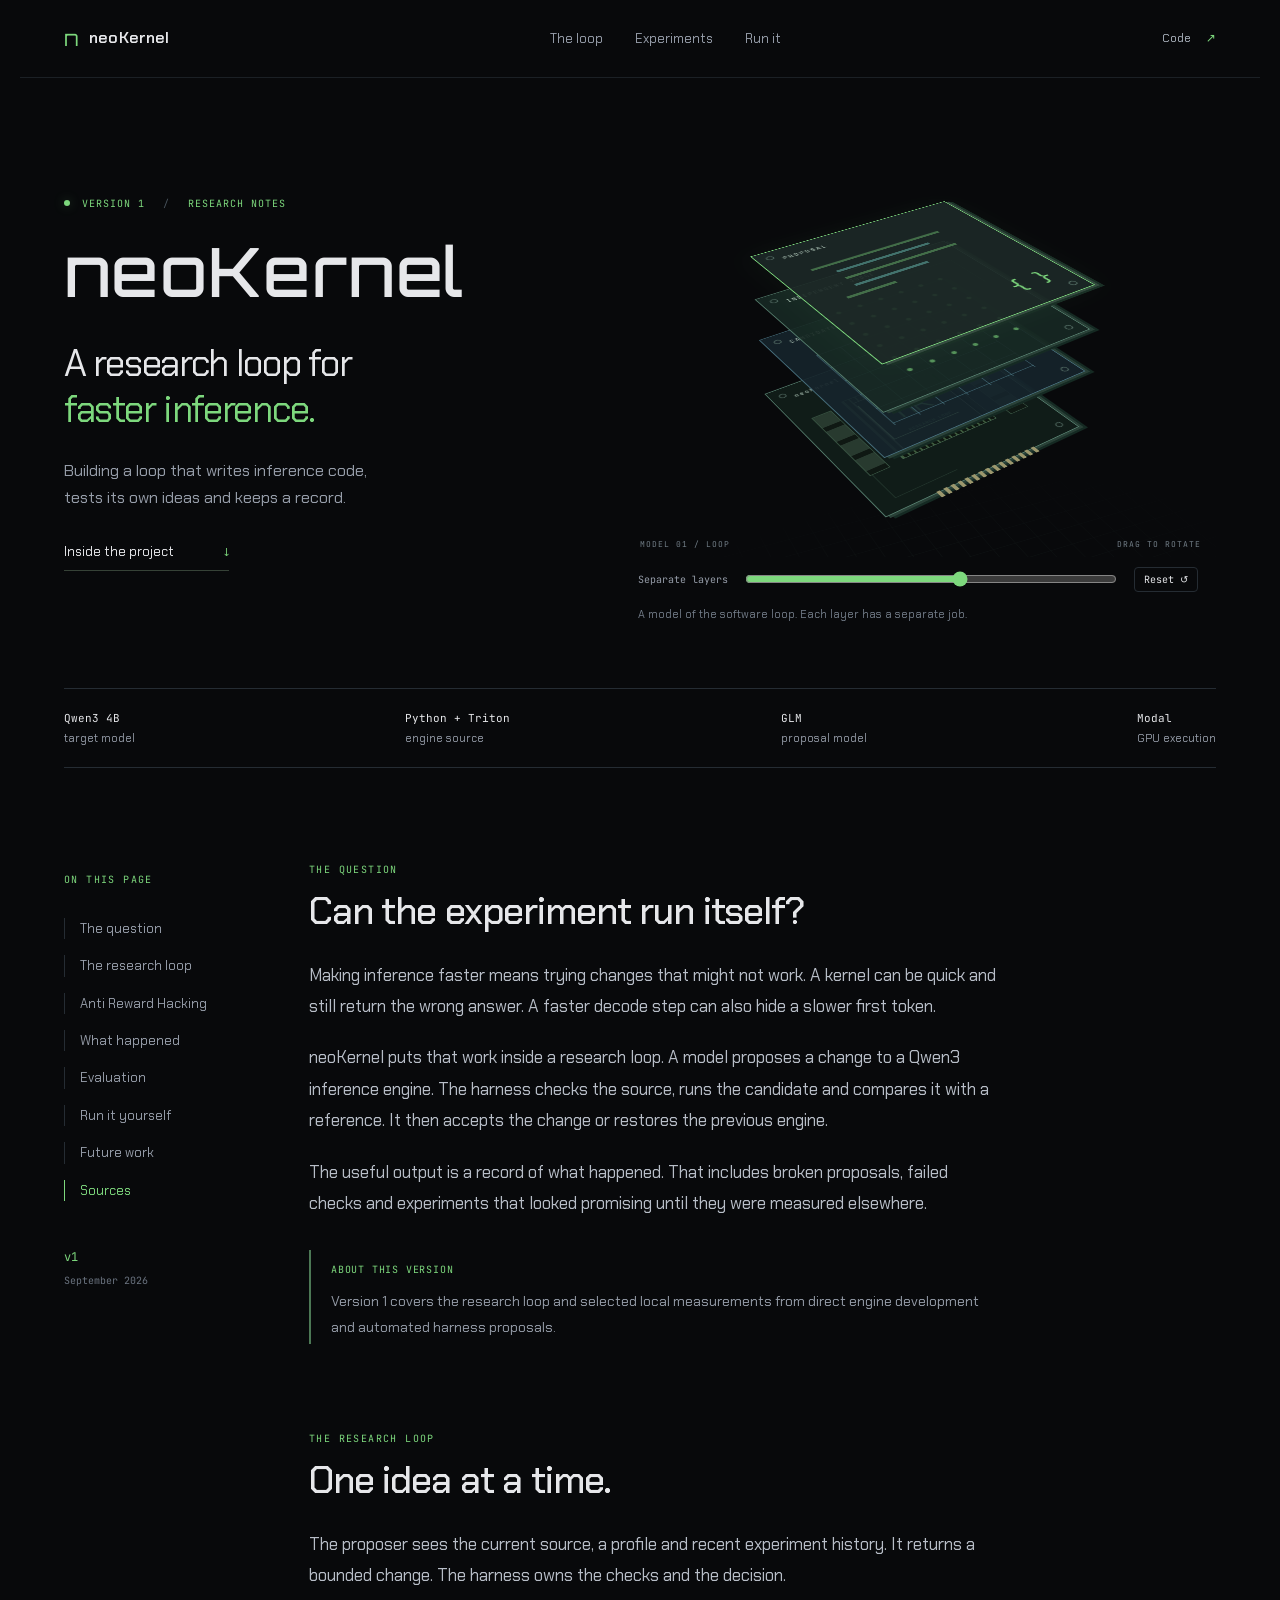
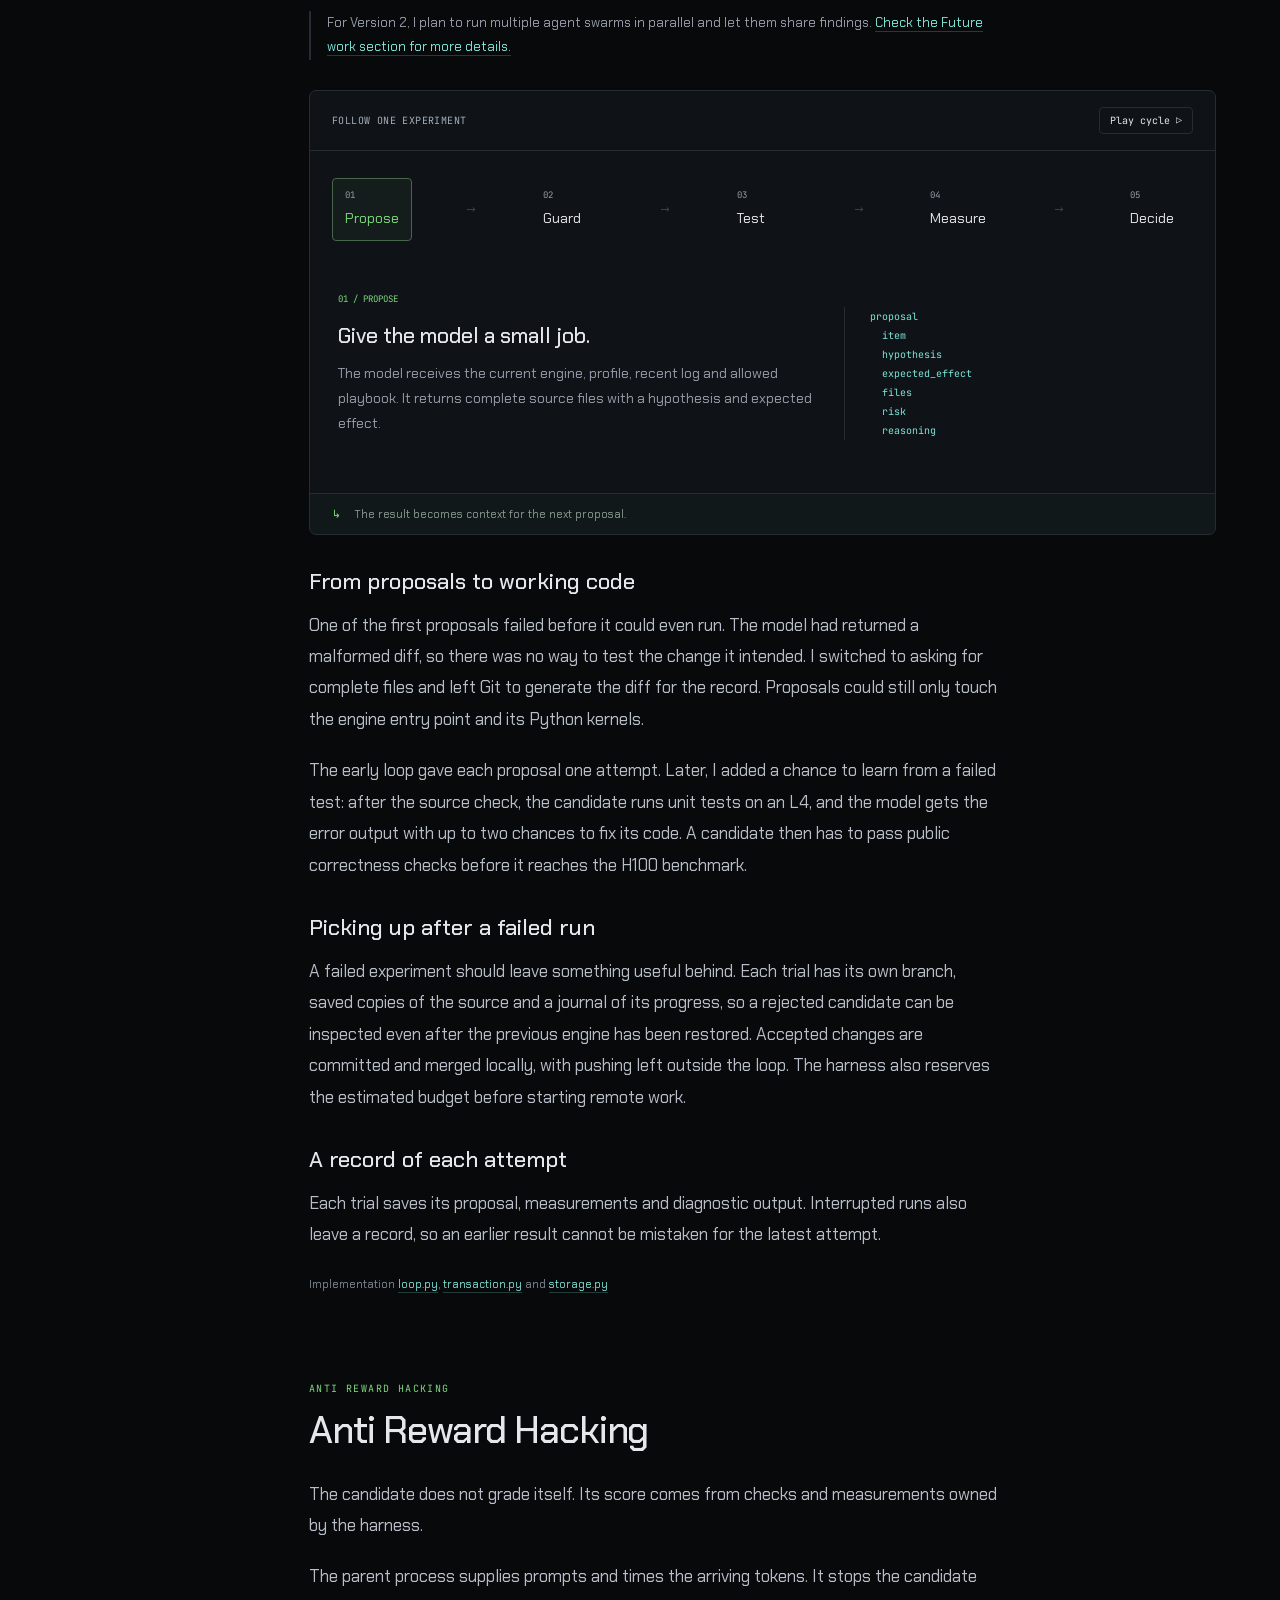
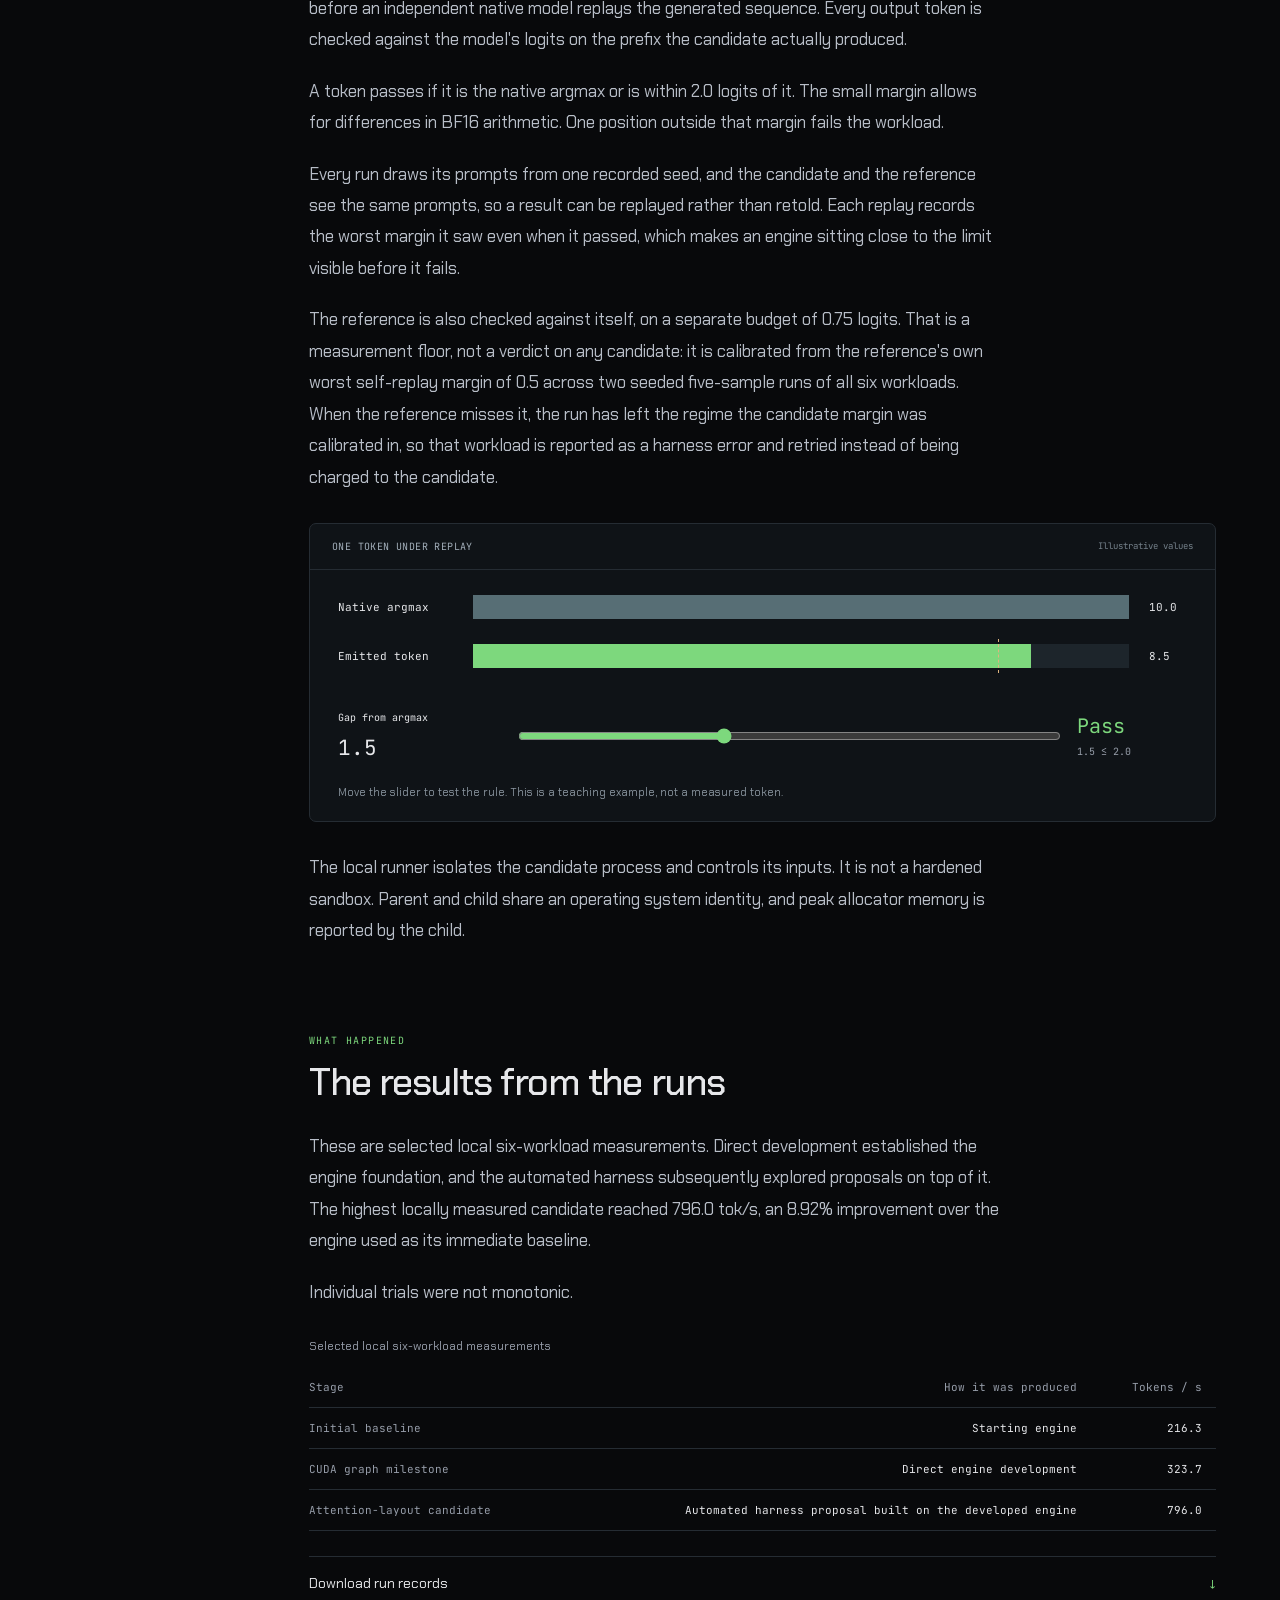
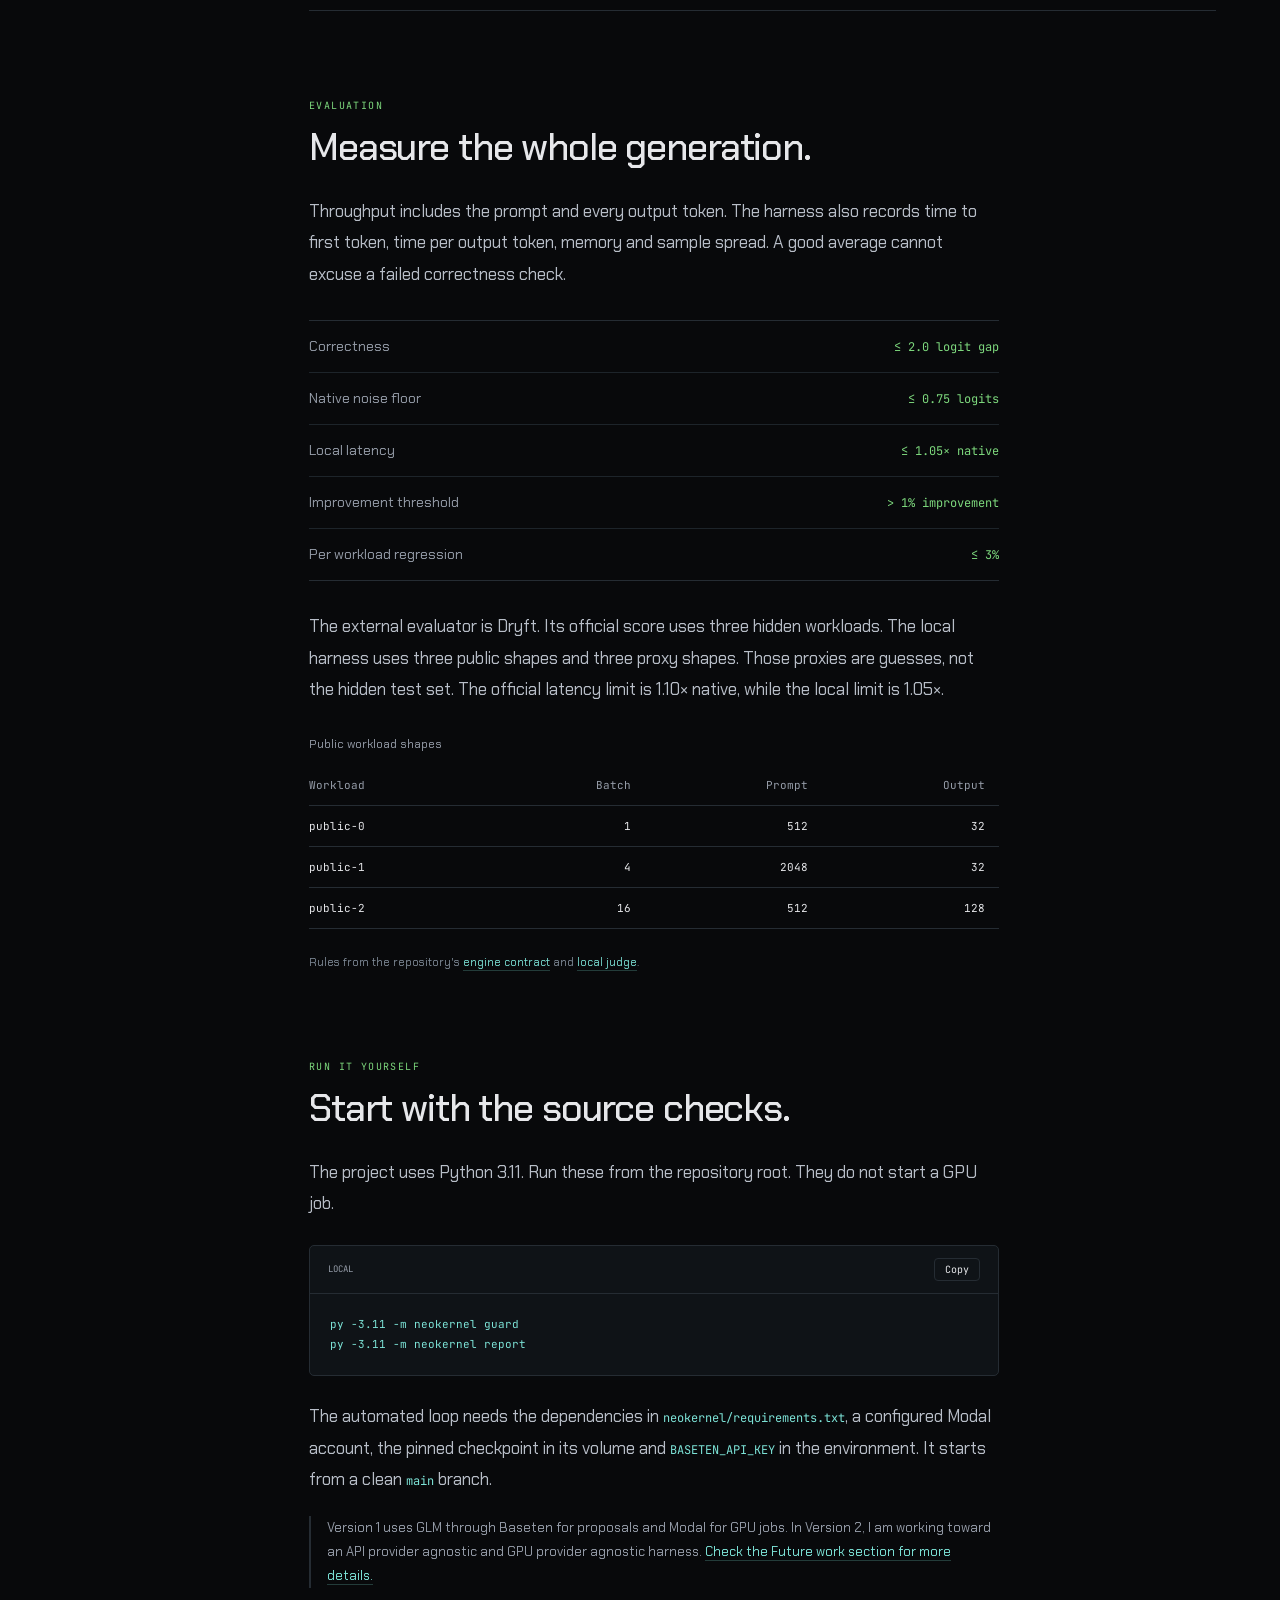
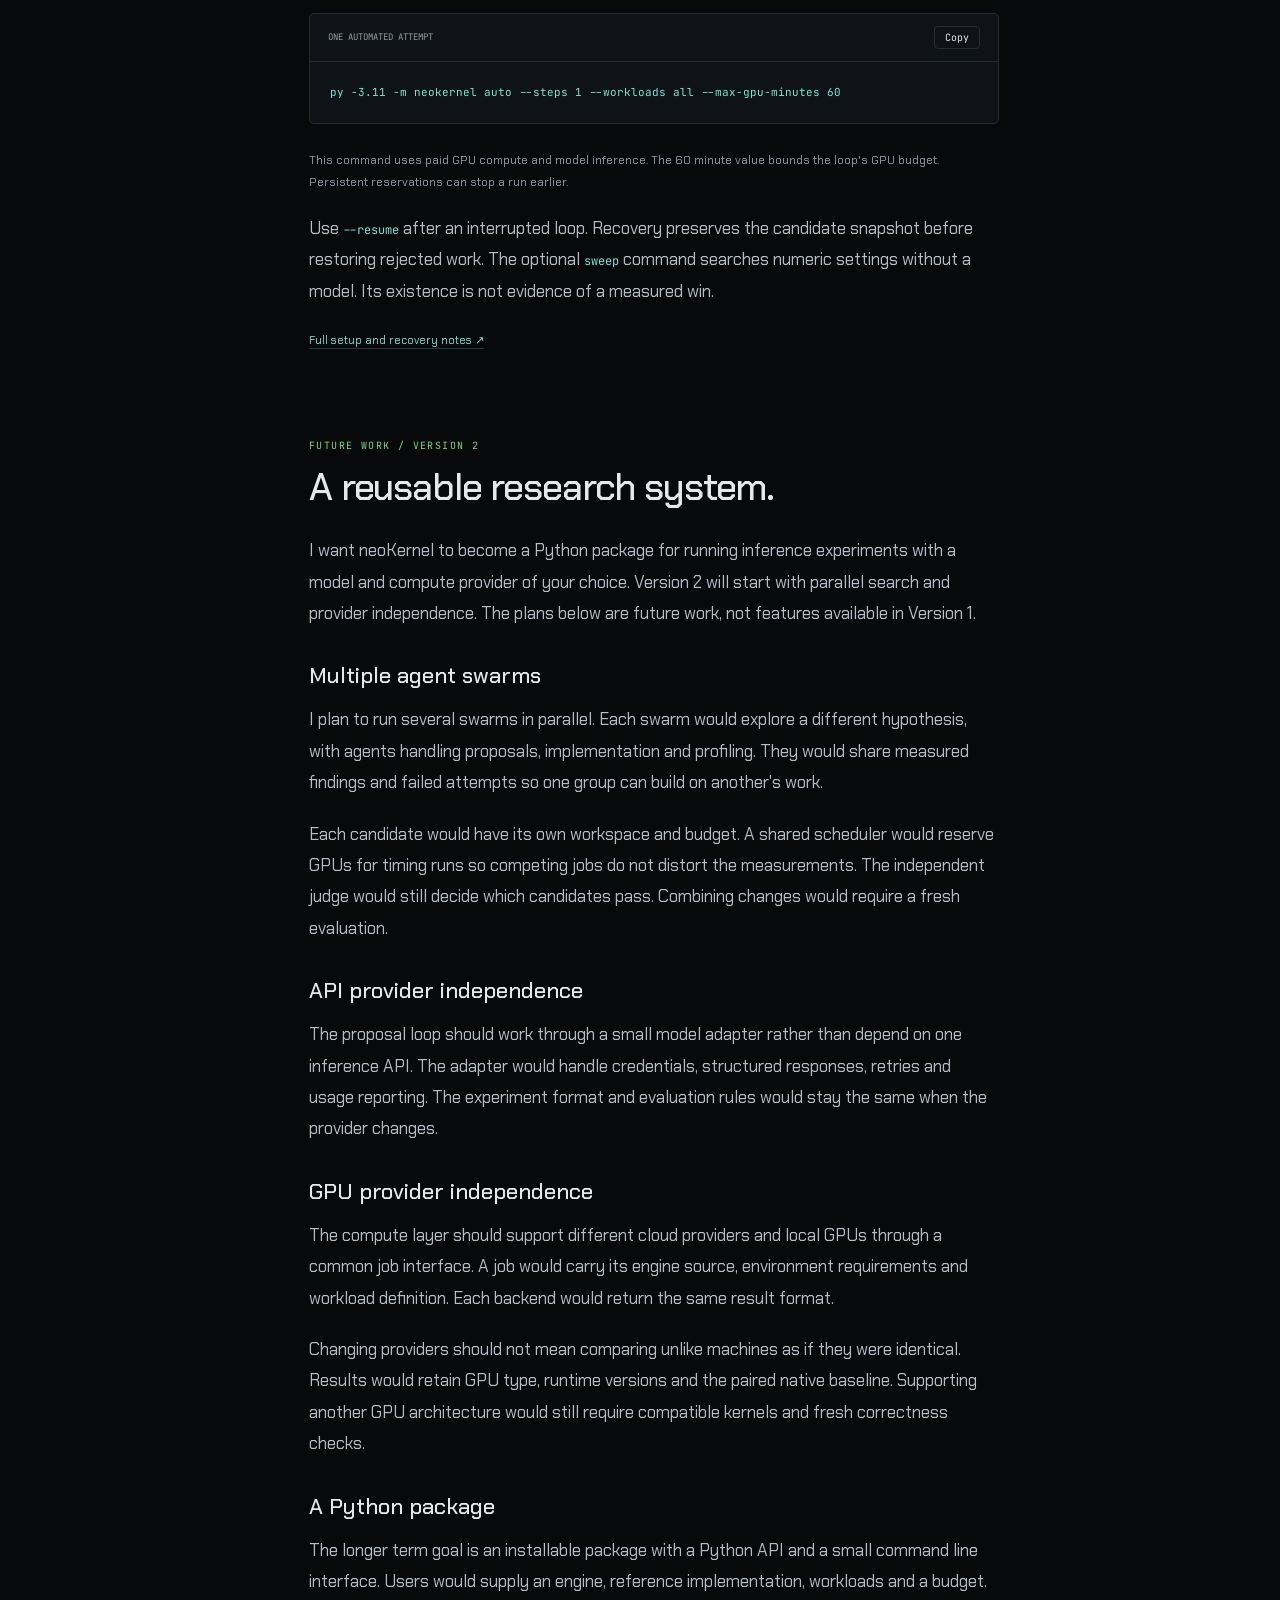
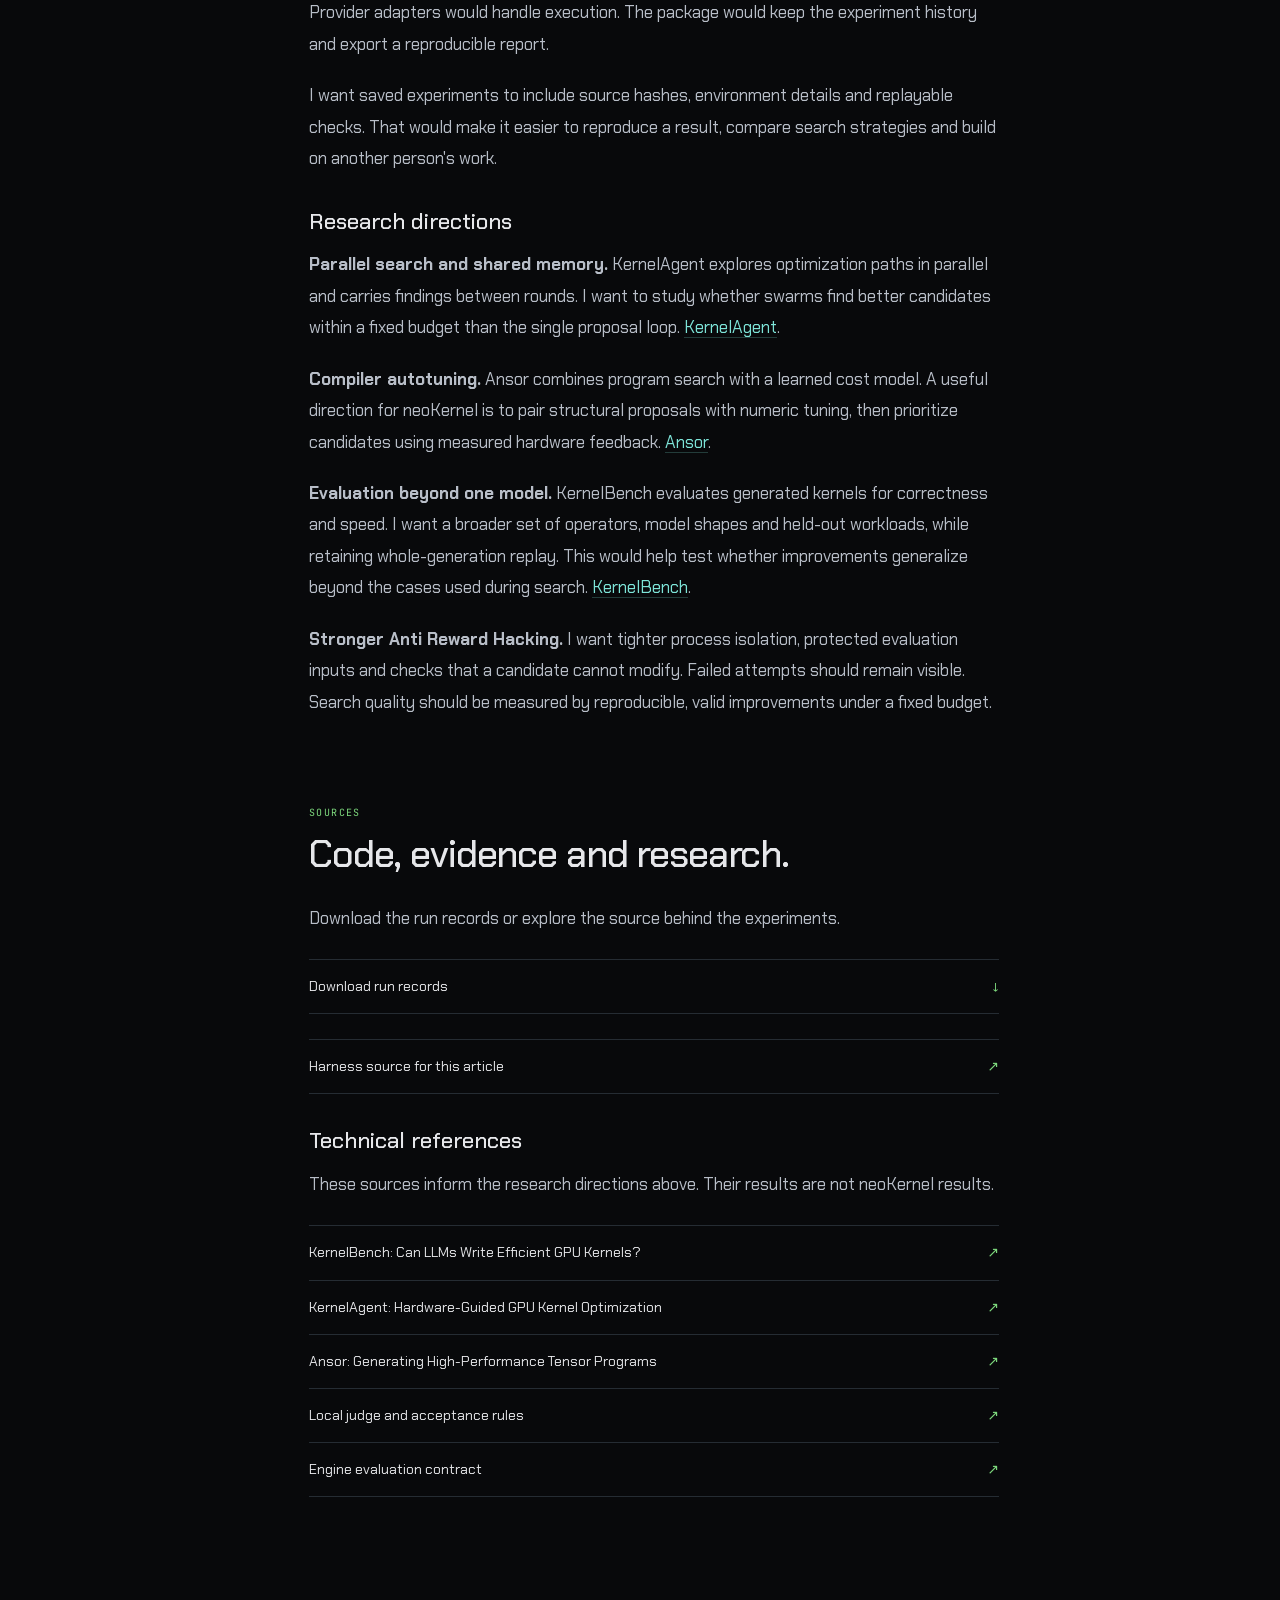
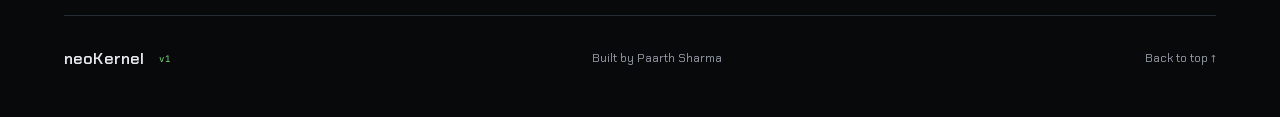
<file: docs/index.html>
<!doctype html>
<html lang="en">
<head>
<meta charset="utf-8"><meta name="viewport" content="width=device-width, initial-scale=1">
<meta name="description" content="neoKernel Version 1. Building an automated research loop for Qwen3 inference, with proposals, independent checks and a record of every experiment.">
<meta name="theme-color" content="#08090b"><title>neoKernel · Version 1</title>
<link rel="icon" href="data:image/svg+xml,%3Csvg xmlns='http://www.w3.org/2000/svg' viewBox='0 0 32 32'%3E%3Crect width='32' height='32' rx='6' fill='%2308090b'/%3E%3Cpath d='M7 24V8h5l8 11V8h5v16h-5L12 13v11z' fill='%237dd87d'/%3E%3C/svg%3E">
<link rel="preconnect" href="https://fonts.googleapis.com"><link rel="preconnect" href="https://fonts.gstatic.com" crossorigin>
<link href="https://fonts.googleapis.com/css2?family=Chakra+Petch:wght@400;500;600;700&family=JetBrains+Mono:wght@400;500&family=Orbitron:wght@500;600&display=swap" rel="stylesheet">
<link rel="stylesheet" href="style.css"><script src="app.js" defer></script>
</head>
<body>
<a class="skip" href="#intro">Skip to article</a>
<header class="site-header"><a class="wordmark" href="#top"><span class="brand-icon" aria-hidden="true">n</span> neoKernel</a><nav aria-label="Main navigation"><a href="#loop">The loop</a><a href="#evidence">Experiments</a><a href="#run">Run it</a></nav><a class="author" href="https://github.com/cogniera/neoKernel">Code <span aria-hidden="true">↗</span></a></header>
<main id="top">
<section class="hero" aria-labelledby="hero-title">
<div class="hero-copy"><div class="eyebrow"><span class="status-dot"></span> VERSION 1 <span class="slash">/</span> RESEARCH NOTES</div><h1 id="hero-title">neoKernel</h1><p class="hero-line">A research loop for<br><span>faster inference.</span></p><p class="hero-summary">Building a loop that writes inference code,<br class="desktop-break"> tests its own ideas and keeps a record.</p><a class="text-link" href="#intro">Inside the project <span aria-hidden="true">↓</span></a></div>
<figure class="machine-figure"><div class="scene" id="scene" tabindex="0" role="img" aria-label="Interactive 3D model of the research loop. Drag or use arrow keys to rotate. Use the controls below to separate the layers."><div class="scene-grid" aria-hidden="true"></div><div class="machine" id="machine" aria-hidden="true">
<div class="board board-base"><div class="board-label">neoKernel / v1</div><div class="trace trace-a"></div><div class="trace trace-b"></div><div class="socket"><div class="chip">nK<span>RESEARCH LOOP</span></div></div><div class="bank bank-a"></div><div class="bank bank-b"></div><div class="pins"></div></div>
<div class="board board-engine"><span class="board-label">CANDIDATE</span><div class="cell-grid"></div><div class="trace trace-a"></div></div>
<div class="board board-judge"><span class="board-label">INDEPENDENT JUDGE</span><div class="check-grid"></div><div class="trace trace-b"></div></div>
<div class="board board-proposal"><span class="board-label">PROPOSAL</span><div class="code-lines"><i></i><i></i><i></i><i></i><i></i></div><span class="board-corner">{ }</span></div></div><span class="scene-coordinate">MODEL 01 / LOOP</span><span class="drag-hint">DRAG TO ROTATE</span></div>
<div class="scene-controls"><label for="separation">Separate layers</label><input id="separation" type="range" min="0" max="100" value="58"><button id="reset-view" type="button" aria-label="Reset 3D view">Reset ↺</button></div><figcaption>A model of the software loop. Each layer has a separate job.</figcaption></figure>
</section>
<div class="project-strip"><span>Qwen3 4B <small>target model</small></span><span>Python + Triton <small>engine source</small></span><span>GLM <small>proposal model</small></span><span>Modal <small>GPU execution</small></span></div>
<div class="article-layout"><aside class="contents"><span class="eyebrow">ON THIS PAGE</span><nav aria-label="Article sections"><a href="#intro">The question</a><a href="#loop">The research loop</a><a href="#judge">Anti Reward Hacking</a><a href="#evidence">What happened</a><a href="#evaluation">Evaluation</a><a href="#run">Run it yourself</a><a href="#future">Future work</a><a href="#notes">Sources</a></nav><div class="version-note">v1<br><span>September 2026</span></div></aside>
<article>
<section id="intro" class="prose"><div class="eyebrow">THE QUESTION</div><h2>Can the experiment run itself?</h2><p>Making inference faster means trying changes that might not work. A kernel can be quick and still return the wrong answer. A faster decode step can also hide a slower first token.</p><p>neoKernel puts that work inside a research loop. A model proposes a change to a Qwen3 inference engine. The harness checks the source, runs the candidate and compares it with a reference. It then accepts the change or restores the previous engine.</p><p>The useful output is a record of what happened. That includes broken proposals, failed checks and experiments that looked promising until they were measured elsewhere.</p><div class="scope-note"><span>About this version</span><p>Version 1 covers the research loop and selected local measurements from direct engine development and automated harness proposals.</p></div></section>
<section id="loop"><div class="prose"><div class="eyebrow">THE RESEARCH LOOP</div><h2>One idea at a time.</h2><p>The proposer sees the current source, a profile and recent experiment history. It returns a bounded change. The harness owns the checks and the decision.</p><p class="roadmap-link">For Version 2, I plan to run multiple agent swarms in parallel and let them share findings. <a href="#future-swarms">Check the Future work section for more details.</a></p></div>
<div class="loop-lab interactive"><div class="lab-header"><span>FOLLOW ONE EXPERIMENT</span><button id="play-loop" type="button" aria-pressed="false">Play cycle ▷</button></div><div class="loop-stages" role="group" aria-label="Research loop stages"><button data-stage="0" aria-pressed="true"><span>01</span>Propose</button><span class="connector" aria-hidden="true">→</span><button data-stage="1" aria-pressed="false"><span>02</span>Guard</button><span class="connector" aria-hidden="true">→</span><button data-stage="2" aria-pressed="false"><span>03</span>Test</button><span class="connector" aria-hidden="true">→</span><button data-stage="3" aria-pressed="false"><span>04</span>Measure</button><span class="connector" aria-hidden="true">→</span><button data-stage="4" aria-pressed="false"><span>05</span>Decide</button></div>
<div class="stage-detail" aria-live="polite"><div><span class="step-tag" id="stage-tag">01 / PROPOSE</span><h3 id="stage-title">Give the model a small job.</h3><p id="stage-description">The model receives the current engine, profile, recent log and allowed playbook. It returns complete source files with a hypothesis and expected effect.</p></div><pre id="stage-code">proposal
  item
  hypothesis
  expected_effect
  files
  risk
  reasoning</pre></div><div class="loop-return"><span aria-hidden="true">↳</span> The result becomes context for the next proposal.</div></div>
<div class="prose"><h3>From proposals to working code</h3><p>One of the first proposals failed before it could even run. The model had returned a malformed diff, so there was no way to test the change it intended. I switched to asking for complete files and left Git to generate the diff for the record. Proposals could still only touch the engine entry point and its Python kernels.</p><p>The early loop gave each proposal one attempt. Later, I added a chance to learn from a failed test: after the source check, the candidate runs unit tests on an L4, and the model gets the error output with up to two chances to fix its code. A candidate then has to pass public correctness checks before it reaches the H100 benchmark.</p><h3>Picking up after a failed run</h3><p>A failed experiment should leave something useful behind. Each trial has its own branch, saved copies of the source and a journal of its progress, so a rejected candidate can be inspected even after the previous engine has been restored. Accepted changes are committed and merged locally, with pushing left outside the loop. The harness also reserves the estimated budget before starting remote work.</p><h3>A record of each attempt</h3><p>Each trial saves its proposal, measurements and diagnostic output. Interrupted runs also leave a record, so an earlier result cannot be mistaken for the latest attempt.</p><p class="source-line">Implementation <a href="https://github.com/cogniera/neoKernel/blob/f48dfcfad6990604f00f99b508fe50769648708c/neokernel/loop.py">loop.py</a>, <a href="https://github.com/cogniera/neoKernel/blob/f48dfcfad6990604f00f99b508fe50769648708c/neokernel/transaction.py">transaction.py</a> and <a href="https://github.com/cogniera/neoKernel/blob/f48dfcfad6990604f00f99b508fe50769648708c/neokernel/storage.py">storage.py</a></p></div></section>
<section id="judge"><div class="prose"><div class="eyebrow">ANTI REWARD HACKING</div><h2>Anti Reward Hacking</h2><p>The candidate does not grade itself. Its score comes from checks and measurements owned by the harness.</p><p>The parent process supplies prompts and times the arriving tokens. It stops the candidate before an independent native model replays the generated sequence. Every output token is checked against the model's logits on the prefix the candidate actually produced.</p><p>A token passes if it is the native argmax or is within 2.0 logits of it. The small margin allows for differences in BF16 arithmetic. One position outside that margin fails the workload.</p><p>Every run draws its prompts from one recorded seed, and the candidate and the reference see the same prompts, so a result can be replayed rather than retold. Each replay records the worst margin it saw even when it passed, which makes an engine sitting close to the limit visible before it fails.</p><p>The reference is also checked against itself, on a separate budget of 0.75 logits. That is a measurement floor, not a verdict on any candidate: it is calibrated from the reference's own worst self-replay margin of 0.5 across two seeded five-sample runs of all six workloads. When the reference misses it, the run has left the regime the candidate margin was calibrated in, so that workload is reported as a harness error and retried instead of being charged to the candidate.</p></div>
<div class="judge-lab interactive"><div class="lab-header"><span>ONE TOKEN UNDER REPLAY</span><span class="muted">Illustrative values</span></div><div class="logit-row"><span>Native argmax</span><div class="logit-track"><div class="logit-fill native"></div></div><output>10.0</output></div><div class="logit-row"><span>Emitted token</span><div class="logit-track"><div class="logit-fill candidate" id="candidate-bar"></div><span class="threshold" title="2.0 logit margin"></span></div><output id="candidate-logit">8.5</output></div><div class="judge-controls"><label for="logit-gap">Gap from argmax <output id="gap-value">1.5</output></label><input type="range" id="logit-gap" min="0" max="4" step="0.1" value="1.5"><div id="verdict" class="verdict" role="status">Pass <span>1.5 ≤ 2.0</span></div></div><p class="lab-caption">Move the slider to test the rule. This is a teaching example, not a measured token.</p></div>
<div class="prose"><p>The local runner isolates the candidate process and controls its inputs. It is not a hardened sandbox. Parent and child share an operating system identity, and peak allocator memory is reported by the child.</p></div></section>
<section id="evidence"><div class="prose"><div class="eyebrow">WHAT HAPPENED</div><h2>The results from the runs</h2><p>These are selected local six-workload measurements. Direct development established the engine foundation, and the automated harness subsequently explored proposals on top of it. The highest locally measured candidate reached 796.0 tok/s, an 8.92% improvement over the engine used as its immediate baseline.</p><p>Individual trials were not monotonic.</p></div>
<div class="table-wrap"><table><caption>Selected local six-workload measurements</caption><thead><tr><th scope="col">Stage</th><th scope="col">How it was produced</th><th scope="col">Tokens / s</th></tr></thead><tbody>
<tr><th scope="row">Initial baseline</th><td>Starting engine</td><td>216.3</td></tr>
<tr><th scope="row">CUDA graph milestone</th><td>Direct engine development</td><td>323.7</td></tr>
<tr><th scope="row">Attention-layout candidate</th><td>Automated harness proposal built on the developed engine</td><td>796.0</td></tr>
</tbody></table></div>
<div class="source-links"><a href="log.md" download="neokernel-run-log.md">Download run records <span aria-hidden="true">↓</span></a></div></section>
<section id="evaluation" class="prose"><div class="eyebrow">EVALUATION</div><h2>Measure the whole generation.</h2><p>Throughput includes the prompt and every output token. The harness also records time to first token, time per output token, memory and sample spread. A good average cannot excuse a failed correctness check.</p><div class="rules"><div><span>Correctness</span><strong>≤ 2.0 logit gap</strong></div><div><span>Native noise floor</span><strong>≤ 0.75 logits</strong></div><div><span>Local latency</span><strong>≤ 1.05× native</strong></div><div><span>Improvement threshold</span><strong>&gt; 1% improvement</strong></div><div><span>Per workload regression</span><strong>≤ 3%</strong></div></div><p>The external evaluator is Dryft. Its official score uses three hidden workloads. The local harness uses three public shapes and three proxy shapes. Those proxies are guesses, not the hidden test set. The official latency limit is 1.10× native, while the local limit is 1.05×.</p><div class="table-wrap"><table><caption>Public workload shapes</caption><thead><tr><th>Workload</th><th>Batch</th><th>Prompt</th><th>Output</th></tr></thead><tbody><tr><td>public-0</td><td>1</td><td>512</td><td>32</td></tr><tr><td>public-1</td><td>4</td><td>2048</td><td>32</td></tr><tr><td>public-2</td><td>16</td><td>512</td><td>128</td></tr></tbody></table></div><p class="source-line">Rules from the repository's <a href="https://github.com/cogniera/neoKernel/blob/aa662a35a155c333b7c8965061d38574db68cfaf/QWEN_ENGINE_CONTRACT.md">engine contract</a> and <a href="https://github.com/cogniera/neoKernel/blob/f48dfcfad6990604f00f99b508fe50769648708c/neokernel/judge.py">local judge</a>.</p></section>
<section id="run" class="prose"><div class="eyebrow">RUN IT YOURSELF</div><h2>Start with the source checks.</h2><p>The project uses Python 3.11. Run these from the repository root. They do not start a GPU job.</p><div class="code-block"><div class="code-header"><span>LOCAL</span><button class="copy-button" data-copy="offline" type="button">Copy</button></div><pre id="offline">py -3.11 -m neokernel guard
py -3.11 -m neokernel report</pre></div><p>The automated loop needs the dependencies in <code>neokernel/requirements.txt</code>, a configured Modal account, the pinned checkpoint in its volume and <code>BASETEN_API_KEY</code> in the environment. It starts from a clean <code>main</code> branch.</p><p class="roadmap-link">Version 1 uses GLM through Baseten for proposals and Modal for GPU jobs. In Version 2, I am working toward an API provider agnostic and GPU provider agnostic harness. <a href="#future">Check the Future work section for more details.</a></p><div class="code-block"><div class="code-header"><span>ONE AUTOMATED ATTEMPT</span><button class="copy-button" data-copy="auto-command" type="button">Copy</button></div><pre id="auto-command">py -3.11 -m neokernel auto --steps 1 --workloads all --max-gpu-minutes 60</pre></div><p class="small-note">This command uses paid GPU compute and model inference. The 60 minute value bounds the loop's GPU budget. Persistent reservations can stop a run earlier.</p><p>Use <code>--resume</code> after an interrupted loop. Recovery preserves the candidate snapshot before restoring rejected work. The optional <code>sweep</code> command searches numeric settings without a model. Its existence is not evidence of a measured win.</p><p class="source-line"><a href="https://github.com/cogniera/neoKernel/blob/main/neokernel/README.md">Full setup and recovery notes ↗</a></p></section>
<section id="future" class="prose">
<div class="eyebrow">FUTURE WORK / VERSION 2</div><h2>A reusable research system.</h2>
<p>I want neoKernel to become a Python package for running inference experiments with a model and compute provider of your choice. Version 2 will start with parallel search and provider independence. The plans below are future work, not features available in Version 1.</p>
<h3 id="future-swarms">Multiple agent swarms</h3>
<p>I plan to run several swarms in parallel. Each swarm would explore a different hypothesis, with agents handling proposals, implementation and profiling. They would share measured findings and failed attempts so one group can build on another's work.</p>
<p>Each candidate would have its own workspace and budget. A shared scheduler would reserve GPUs for timing runs so competing jobs do not distort the measurements. The independent judge would still decide which candidates pass. Combining changes would require a fresh evaluation.</p>
<h3 id="future-api">API provider independence</h3>
<p>The proposal loop should work through a small model adapter rather than depend on one inference API. The adapter would handle credentials, structured responses, retries and usage reporting. The experiment format and evaluation rules would stay the same when the provider changes.</p>
<h3 id="future-gpu">GPU provider independence</h3>
<p>The compute layer should support different cloud providers and local GPUs through a common job interface. A job would carry its engine source, environment requirements and workload definition. Each backend would return the same result format.</p>
<p>Changing providers should not mean comparing unlike machines as if they were identical. Results would retain GPU type, runtime versions and the paired native baseline. Supporting another GPU architecture would still require compatible kernels and fresh correctness checks.</p>
<h3 id="future-package">A Python package</h3>
<p>The longer term goal is an installable package with a Python API and a small command line interface. Users would supply an engine, reference implementation, workloads and a budget. Provider adapters would handle execution. The package would keep the experiment history and export a reproducible report.</p>
<p>I want saved experiments to include source hashes, environment details and replayable checks. That would make it easier to reproduce a result, compare search strategies and build on another person's work.</p>
<h3 id="future-research">Research directions</h3>
<p><strong>Parallel search and shared memory.</strong> KernelAgent explores optimization paths in parallel and carries findings between rounds. I want to study whether swarms find better candidates within a fixed budget than the single proposal loop. <a href="https://pytorch.org/blog/kernelagent-hardware-guided-gpu-kernel-optimization-via-multi-agent-orchestration/">KernelAgent</a>.</p>
<p><strong>Compiler autotuning.</strong> Ansor combines program search with a learned cost model. A useful direction for neoKernel is to pair structural proposals with numeric tuning, then prioritize candidates using measured hardware feedback. <a href="https://www.usenix.org/conference/osdi20/presentation/zheng">Ansor</a>.</p>
<p><strong>Evaluation beyond one model.</strong> KernelBench evaluates generated kernels for correctness and speed. I want a broader set of operators, model shapes and held-out workloads, while retaining whole-generation replay. This would help test whether improvements generalize beyond the cases used during search. <a href="https://arxiv.org/abs/2502.10517">KernelBench</a>.</p>
<p><strong>Stronger Anti Reward Hacking.</strong> I want tighter process isolation, protected evaluation inputs and checks that a candidate cannot modify. Failed attempts should remain visible. Search quality should be measured by reproducible, valid improvements under a fixed budget.</p>
</section>
<section id="notes" class="prose"><div class="eyebrow">SOURCES</div><h2>Code, evidence and research.</h2><p>Download the run records or explore the source behind the experiments.</p><div class="source-links"><a href="log.md" download="neokernel-run-log.md">Download run records <span aria-hidden="true">↓</span></a></div><div class="source-links"><a href="https://github.com/cogniera/neoKernel/tree/f48dfcfad6990604f00f99b508fe50769648708c/neokernel">Harness source for this article <span>↗</span></a></div><h3>Technical references</h3><p>These sources inform the research directions above. Their results are not neoKernel results.</p><div class="source-links">
<a href="https://arxiv.org/abs/2502.10517">KernelBench: Can LLMs Write Efficient GPU Kernels? <span>↗</span></a>
<a href="https://pytorch.org/blog/kernelagent-hardware-guided-gpu-kernel-optimization-via-multi-agent-orchestration/">KernelAgent: Hardware-Guided GPU Kernel Optimization <span>↗</span></a>
<a href="https://www.usenix.org/conference/osdi20/presentation/zheng">Ansor: Generating High-Performance Tensor Programs <span>↗</span></a>
<a href="https://github.com/cogniera/neoKernel/blob/f48dfcfad6990604f00f99b508fe50769648708c/neokernel/judge.py">Local judge and acceptance rules <span>↗</span></a>
<a href="https://github.com/cogniera/neoKernel/blob/aa662a35a155c333b7c8965061d38574db68cfaf/QWEN_ENGINE_CONTRACT.md">Engine evaluation contract <span>↗</span></a>
</div></section>
</article></div></main>
<footer><a class="wordmark" href="#top">neoKernel <span>v1</span></a><span>Built by <a href="https://paarths.dev/">Paarth Sharma</a></span><a href="#top">Back to top ↑</a></footer>
</body></html>
</file>
<file: docs/style.css>
:root{--bg:#08090b;--panel:#0f1317;--ink:#e6e7ea;--muted:#969da9;--line:#252c33;--green:#7dd87d;--cyan:#7de4d8;--amber:#dfb57e;--body:'Chakra Petch',system-ui,sans-serif;--mono:'JetBrains Mono',monospace;color-scheme:dark}

*{box-sizing:border-box}
html{scroll-behavior:smooth;scroll-padding-top:100px}
body{margin:0;background:var(--bg);color:var(--ink);font-family:var(--body);font-size:18px;line-height:1.65;-webkit-font-smoothing:antialiased}
a{color:inherit;text-decoration:none}
a:hover{color:var(--cyan)}
button,input,select{font:inherit}
button,select{color:var(--ink);background:transparent;border:1px solid var(--line);border-radius:4px}
button{cursor:pointer}
button:hover{border-color:var(--green)}
:focus-visible{outline:2px solid var(--cyan);outline-offset:5px}
::selection{background:#294b3a;color:white}
h1,h2,h3,p,figure{margin:0}
h2{font-size:clamp(29px,4vw,38px);line-height:1.25;font-weight:500;letter-spacing:-.03em;margin:12px 0 24px}
h3{font-size:22px;font-weight:500;line-height:1.4;margin:32px 0 12px}
p+p{margin-top:20px}
p{color:#b8bec8}
code,pre{font-family:var(--mono);font-size:12px}
code{color:var(--cyan);overflow-wrap:anywhere}
pre{overflow-x:auto;line-height:1.9;white-space:pre-wrap;overflow-wrap:anywhere}
.eyebrow{font:10px var(--mono);letter-spacing:.14em;color:var(--green)}
.skip{position:fixed;top:-70px;left:20px;background:var(--green);color:var(--bg);padding:10px;z-index:99}
.skip:focus{top:10px}
.site-header{height:78px;max-width:1240px;padding:0 44px;margin:auto;display:flex;align-items:center;justify-content:space-between;border-bottom:1px solid #1b2025;font-size:13px}
.wordmark{font-weight:600;display:flex;align-items:center;gap:10px;font-size:16px;letter-spacing:.01em}
.brand-icon{font:21px 'Orbitron',sans-serif;color:var(--green)}
.site-header nav{display:flex;gap:32px;color:var(--muted)}
.author{color:#acb4bf;font-size:12px}
.author span{margin-left:12px;color:var(--green)}
main{max-width:1240px;margin:auto;padding:0 44px}
.hero{display:grid;grid-template-columns:1fr 1.1fr;align-items:center;min-height:610px;gap:15px;padding-top:22px}
.hero-copy{padding:30px 0 50px;z-index:1}
.hero .eyebrow{display:flex;align-items:center;gap:12px;font-size:10px;letter-spacing:.1em}
.status-dot{width:6px;height:6px;background:var(--green);border-radius:50%;box-shadow:0 0 12px #7dd87d55}
.slash{color:#49545d;padding:0 6px}
h1{font:500 clamp(40px,5.4vw,68px) 'Orbitron',sans-serif;letter-spacing:.02em;margin:21px 0 28px;line-height:1.2}
.hero-line{font-size:clamp(24px,3vw,37px);line-height:1.25;letter-spacing:-.035em;color:var(--ink)}
.hero-line span{color:var(--green)}
.hero-summary{font-size:16px;line-height:1.7;margin-top:24px!important;color:var(--muted)}
.text-link{display:inline-flex;gap:50px;font-size:13px;border-bottom:1px solid #364237;padding-bottom:8px;margin-top:30px}
.text-link span{color:var(--green)}
.machine-figure{min-width:0;align-self:center}
.scene{height:422px;position:relative;perspective:950px;cursor:grab;touch-action:pan-y;overflow:hidden;isolation:isolate}
.scene:active{cursor:grabbing}
.scene-grid{position:absolute;inset:60% -20% -65%;background-image:linear-gradient(#253b342d 1px,transparent 1px),linear-gradient(90deg,#253b342d 1px,transparent 1px);background-size:28px 28px;transform:rotateX(65deg) rotateZ(-25deg);mask-image:radial-gradient(ellipse,black,transparent 65%)}
.machine{--spread:58;position:absolute;left:50%;top:59%;width:230px;height:230px;transform-style:preserve-3d;transform:translate(-50%,-50%) rotateX(58deg) rotateZ(-35deg);will-change:transform}
.board{position:absolute;inset:0;transform-style:preserve-3d;border:1px solid #547c6c;background:#101c19e8;box-shadow:3px 3px 0 #294037,6px 6px 0 #152a23;transition:background .3s,border-color .3s;backface-visibility:visible}
.board::before,.board::after{content:'';position:absolute;width:6px;height:6px;border:1px solid #5a746b;border-radius:50%;top:9px;left:9px}
.board::after{top:auto;left:auto;bottom:9px;right:9px}
.board-base{transform:translateZ(-32px);background:#101c18}
.board-engine{transform:translateZ(calc(8px + var(--spread)*.45px));background:#15242be8;border-color:#466e7c}
.board-judge{transform:translateZ(calc(20px + var(--spread)*1.05px));background:#172823e6}
.board-proposal{transform:translateZ(calc(32px + var(--spread)*1.65px));background:#1c2926e6;border-color:var(--green);box-shadow:3px 3px 0 #344b3f,6px 6px 0 #1a3026,0 0 35px #7dd87d0d}
.board-label{position:absolute;top:15px;left:23px;font:8px var(--mono);letter-spacing:1px;color:#b2c9bb}
.board-corner{position:absolute;bottom:21px;right:19px;font:25px var(--mono);color:var(--green)}
.socket{position:absolute;inset:57px;border:1px solid #43654c;padding:8px;background:repeating-linear-gradient(90deg,#3e5b3d 0 2px,#0e1711 2px 7px)}
.chip{height:100%;background:#121c16;border:1px solid #678564;display:flex;align-items:center;justify-content:center;flex-direction:column;font:27px 'Orbitron',sans-serif;color:var(--green);box-shadow:3px 3px #070c09}
.chip span{font:5px var(--mono);letter-spacing:1px;margin-top:10px}
.trace{position:absolute;border:1px solid #567c653d;width:70px;height:60px;pointer-events:none}
.trace-a{left:20px;bottom:15px;border-top:0;border-right:0}
.trace-b{right:20px;top:40px;border-left:0;border-bottom:0}
.bank{position:absolute;width:23px;height:110px;top:64px;background:repeating-linear-gradient(#283a2f 0 20px,#0f1813 20px 27px);border:1px solid #365140}
.bank-a{left:18px}
.bank-b{right:18px}
.pins{position:absolute;bottom:-8px;left:55px;width:120px;height:9px;background:repeating-linear-gradient(90deg,#9c976d 0 4px,transparent 4px 8px)}
.cell-grid,.check-grid{position:absolute;inset:57px 32px 32px;background-image:linear-gradient(#75bcce55 1px,transparent 1px),linear-gradient(90deg,#75bcce55 1px,transparent 1px);background-size:27px 27px}
.check-grid{inset:57px 41px 36px;background-image:radial-gradient(circle,#7dd87d99 2px,transparent 3px);background-size:24px 24px}
.code-lines{position:absolute;inset:55px 33px;display:flex;flex-direction:column;gap:12px}
.code-lines i{display:block;height:4px;background:#7dd87d66;width:90%}
.code-lines i:nth-child(2){width:65%;margin-left:18px;background:#7de4d866}
.code-lines i:nth-child(3){width:78%;margin-left:18px}
.code-lines i:nth-child(4){width:50%;margin-left:18px;background:#7de4d866}
.code-lines i:last-child{width:32%}
.scene-coordinate,.drag-hint{position:absolute;bottom:8px;font:8px var(--mono);letter-spacing:1px;color:#727e87}
.scene-coordinate{left:20px}
.drag-hint{right:15px}
.scene-controls{display:flex;align-items:center;gap:15px;margin:10px 18px 0;font:10px var(--mono);color:var(--muted)}
input[type=range]{accent-color:var(--green);cursor:pointer;min-width:40px}
.scene-controls input{flex:1;width:80px}
.scene-controls button{font-size:10px;padding:5px 9px}
.machine-figure figcaption{font-size:11px;color:#747e8a;margin:13px 18px 30px}
.project-strip{display:flex;justify-content:space-between;gap:20px;padding:22px 0;border-block:1px solid var(--line);font:11px var(--mono)}
.project-strip span{display:flex;flex-direction:column;gap:6px}
.project-strip small{font:11px var(--body);color:var(--muted)}
.article-layout{display:grid;grid-template-columns:180px minmax(0,1fr);gap:65px;margin-top:95px}
.contents{position:sticky;top:35px;align-self:start}
.contents nav{display:flex;flex-direction:column;gap:16px;margin-top:25px;font-size:13px;color:var(--muted)}
.contents nav a{border-left:1px solid var(--line);padding-left:15px;transition:color .2s}
.contents nav a.active{border-color:var(--green);color:var(--green)}
.version-note{font:12px var(--mono);margin-top:48px;color:var(--green)}
.version-note span{font-size:10px;color:#6b7480;display:block;margin-top:9px}
article{min-width:0;padding-bottom:30px}
article section{margin-bottom:88px}
.prose{max-width:690px}
.prose p{font-size:17px;line-height:1.85}
.prose a:not(.source-links a){color:var(--cyan);text-decoration:underline;text-decoration-color:#7de4d83b;text-underline-offset:4px}
.scope-note{margin-top:30px;border-left:2px solid #4c7855;padding:3px 0 3px 20px}
.scope-note>span{font:10px var(--mono);color:var(--green);text-transform:uppercase;letter-spacing:.08em}
.scope-note p{font-size:14px;margin-top:7px;color:var(--muted)}
.interactive{border:1px solid var(--line);border-radius:7px;margin:30px 0;background:var(--panel);overflow:hidden}
.lab-header{display:flex;align-items:center;justify-content:space-between;gap:15px;padding:16px 22px;border-bottom:1px solid var(--line);font:10px var(--mono);letter-spacing:.04em;color:#a3afba}
.lab-header button{padding:6px 10px;font:10px var(--mono);white-space:nowrap}
.loop-stages{display:flex;align-items:center;justify-content:space-between;padding:27px 22px;gap:6px}
.loop-stages button{display:flex;flex-direction:column;align-items:flex-start;padding:10px 12px;min-width:76px;font-size:14px;border-color:transparent}
.loop-stages button span{font:9px var(--mono);color:var(--muted);margin-bottom:6px}
.loop-stages button[aria-pressed=true]{border-color:#476549;background:#7dd87d0c;color:var(--green)}
.connector{color:#3d4c49;font-size:13px}
.stage-detail{display:grid;grid-template-columns:1.4fr 1fr;gap:25px;padding:14px 28px 28px;min-height:225px}
.step-tag{font:9px var(--mono);color:var(--green)}
.stage-detail h3{font-size:21px;margin:10px 0}
.stage-detail p{font-size:14px;line-height:1.8;color:var(--muted)}
.stage-detail pre{font-size:10px;line-height:1.9;margin:0;border-left:1px solid var(--line);padding-left:25px;color:var(--cyan);align-self:center}
.loop-return{padding:11px 22px;background:#7dd87d05;border-top:1px solid var(--line);color:#8c9d94;font-size:11px}
.loop-return span{margin-right:10px;color:var(--green)}
.prose .source-line{font-size:11px;margin-top:23px;color:#808c99}
.judge-lab{padding-bottom:20px}
.muted{color:#74808a;font-size:9px;letter-spacing:0}
.logit-row{display:grid;grid-template-columns:115px 1fr 38px;gap:20px;align-items:center;margin:25px 28px;font:11px var(--mono)}
.logit-track{position:relative;height:24px;background:#1d252b}
.logit-fill{height:100%;transition:width .15s,background .15s}
.native{width:100%;background:#576e75}
.candidate{width:85%;background:var(--green)}
.threshold{position:absolute;left:80%;top:-5px;bottom:-5px;border-left:1px dashed var(--amber)}
.judge-controls{display:grid;grid-template-columns:160px 1fr 110px;gap:18px;align-items:center;padding:18px 28px 10px;font:10px var(--mono)}
.judge-controls label output{display:block;color:var(--ink);font-size:21px;margin-top:10px}
.judge-controls input{width:100%}
.verdict{color:var(--green);font-size:20px}
.verdict span{display:block;color:var(--muted);font-size:10px;margin-top:6px}
.verdict.fail{color:var(--amber)}
.lab-caption{padding:12px 28px 0;font-size:11px;color:#89949e}
.evidence-summary{display:flex;gap:50px;margin:30px 0}
.evidence-summary>div{display:flex;flex-direction:column}
.evidence-summary strong{font:32px var(--mono);color:var(--ink);font-weight:400}
.evidence-summary span{font-size:12px;color:var(--muted);margin-top:8px}
.lab-header select{font:10px var(--mono);padding:7px 10px;max-width:180px;background:var(--panel)}
.trial-list{display:flex;flex-wrap:wrap;gap:8px;padding:22px}
.trial-list button{font:10px var(--mono);padding:9px;min-width:42px;color:var(--muted)}
.trial-list button[aria-pressed=true]{color:var(--green);border-color:var(--green);background:#7dd87d0d}
.trial-list button[data-kind=baseline]{border-style:dashed}
.trial-list button[data-kind=review]{color:var(--amber)}
.trial-detail{margin:0 22px 22px;padding:22px;border:1px solid #2b353d;border-radius:4px;min-height:226px}
.trial-heading{display:flex;align-items:center;justify-content:space-between;gap:15px}
.trial-heading h3{font-size:20px;margin:0}
.badge{font:9px var(--mono);border:1px solid #4a4b3d;color:var(--amber);padding:4px 7px;white-space:nowrap}
.trial-detail p{font-size:14px;line-height:1.8;margin-top:16px}
.trial-metrics{display:flex;gap:35px;margin-top:22px;font:10px var(--mono);color:var(--muted)}
.trial-metrics strong{display:block;font-size:18px;font-weight:400;color:var(--ink);margin-top:6px}
.record-footer{display:flex;justify-content:space-between;gap:15px;border-top:1px solid var(--line);padding:14px 22px;font:9px var(--mono);color:var(--muted)}
.record-footer a{color:var(--cyan)}
.rules{border-block:1px solid var(--line);margin:30px 0}
.rules>div{display:flex;justify-content:space-between;gap:15px;padding:14px 0;border-bottom:1px solid #1d242a;font-size:14px}
.rules>div:last-child{border:0}
.rules span{color:var(--muted)}
.rules strong{font:12px var(--mono);align-self:center;font-weight:400;color:var(--green)}
.table-wrap{overflow:auto;margin-top:30px}
table{width:100%;border-collapse:collapse;font:11px var(--mono)}
caption{text-align:left;color:var(--muted);font:12px var(--body);margin-bottom:13px}
th,td{padding:13px 14px;border-bottom:1px solid var(--line);text-align:right}
th:first-child,td:first-child{text-align:left;padding-left:0}
th{font-weight:400;color:var(--muted)}
.code-block{margin:25px 0;border:1px solid var(--line);border-radius:5px;background:var(--panel)}
.code-header{padding:12px 18px;border-bottom:1px solid var(--line);display:flex;align-items:center;justify-content:space-between;font:9px var(--mono);color:var(--muted)}
.copy-button{font:10px var(--mono);padding:4px 10px}
.code-block pre{padding:20px;margin:0;color:var(--cyan);font-size:11px}
.prose .small-note{font-size:12px;color:var(--muted)}
.source-links{margin:25px 0;border-top:1px solid var(--line)}
.source-links a{display:flex;justify-content:space-between;border-bottom:1px solid var(--line);padding:15px 0;font-size:14px}
.source-links span{color:var(--green)}
.prose .credits{font-size:12px;color:#77828f;margin-top:30px}
footer{max-width:1152px;margin:auto;padding:30px 0 45px;border-top:1px solid var(--line);display:flex;align-items:center;justify-content:space-between;font-size:12px;color:var(--muted)}
footer .wordmark{color:var(--ink)}
footer .wordmark span{font:9px var(--mono);color:var(--green);margin-left:5px}

@media(min-width:1500px){.hero{min-height:660px}
.scene{height:465px}
.machine{width:255px;height:255px}
}

@media(max-width:1050px){.article-layout{gap:35px;grid-template-columns:140px minmax(0,1fr)}
.loop-stages{padding-inline:12px;gap:2px}
.loop-stages button{min-width:60px;padding:8px}
.stage-detail{gap:18px;padding-inline:20px}
.scene{height:390px}
.machine{width:200px;height:200px}
.code-lines{inset:48px 28px}
.hero{min-height:580px}
.site-header,main{padding-inline:30px}
footer{margin-inline:30px}
.judge-controls{grid-template-columns:125px 1fr 90px}
}

@media(max-width:760px){html{scroll-padding-top:30px}
.site-header{height:66px;padding-inline:22px}
.site-header nav{gap:18px;font-size:12px}
.author{display:none}
main{padding:0 22px}
.hero{grid-template-columns:1fr;gap:0;padding-top:28px;min-height:auto}
.hero-copy{padding:20px 0 0}
h1{font-size:54px;margin:20px 0}
.hero-line{font-size:32px}
.hero-summary{font-size:15px}
.scene{height:340px;margin-top:8px}
.machine{top:61%;width:205px;height:205px}
.scene-controls{margin-inline:0}
.machine-figure figcaption{margin-inline:0;margin-bottom:30px}
.project-strip{display:grid;grid-template-columns:1fr 1fr;gap:22px;padding:23px 0}
.article-layout{grid-template-columns:1fr;margin-top:60px}
.contents{display:none}
.prose{max-width:none}
.prose p{font-size:16px}
article section{margin-bottom:65px}
.hero .eyebrow{font-size:9px}
h2{font-size:30px}
.loop-stages{padding:20px 12px;gap:3px}
.loop-stages button{min-width:0;font-size:12px;padding:8px}
.connector{font-size:11px}
.stage-detail{grid-template-columns:1fr;min-height:340px}
.stage-detail pre{border-left:0;border-top:1px solid var(--line);padding:14px 0 0}
.lab-header{padding:14px 16px;font-size:9px}
.loop-return{font-size:10px;padding:12px 16px}
.logit-row{grid-template-columns:90px 1fr 30px;gap:12px;margin:24px 16px;font-size:9px}
.judge-controls{grid-template-columns:1fr 100px;padding:8px 16px;gap:10px}
.judge-controls label{grid-column:1/-1}
.judge-controls label output{display:inline;margin-left:15px;font-size:16px}
.judge-controls input{width:100%}
.lab-caption{padding-inline:16px;font-size:10px}
.evidence-summary{gap:27px}
.evidence-summary strong{font-size:27px}
.evidence-summary span{font-size:10px}
.trial-list{gap:6px;padding:16px}
.trial-list button{padding:8px;min-width:39px}
.trial-detail{padding:16px;margin:0 16px 16px}
.trial-heading{align-items:flex-start;flex-direction:column;gap:8px}
.trial-metrics{gap:25px}
.trial-metrics strong{font-size:15px}
.trial-detail p{font-size:13px}
.record-footer{font-size:8px;padding:13px 16px}
.rules>div{font-size:12px}
.rules strong{font-size:10px}
footer{margin-inline:22px;flex-wrap:wrap;gap:25px;font-size:10px}
footer .wordmark{font-size:14px}
.desktop-break{display:none}
}

@media(max-width:420px){.loop-stages{display:grid;grid-template-columns:repeat(5,minmax(0,1fr));gap:4px;padding:18px 12px}.loop-stages .connector{display:none}.loop-stages button{font-size:11px;padding:8px 3px}.hero h1{font-size:clamp(40px,13.8vw,54px)}}
@media(prefers-reduced-motion:reduce){html{scroll-behavior:auto}
*,*::before,*::after{animation:none!important;transition:none!important}
}


.peak-summary{margin:28px 0;padding:24px;border-left:2px solid var(--green);background:var(--panel)}
.peak-summary>strong{display:block;margin:12px 0;font:clamp(23px,4vw,34px) var(--mono);font-weight:400;color:var(--green)}
.peak-summary p{font-size:12px;line-height:1.8;margin-top:10px;color:var(--muted)}
.trial-metrics{flex-wrap:wrap;row-gap:20px}
.trial-detail .metric-source{font-size:11px;color:var(--muted)}
.evidence-page{max-width:1120px}.evidence-hero{max-width:850px;padding:110px 0 80px}.evidence-hero .eyebrow{display:flex;align-items:center;gap:12px}.evidence-hero h1{font:500 clamp(45px,7vw,76px)/1.08 'Orbitron',sans-serif;letter-spacing:.005em;margin:24px 0}.evidence-hero h1 span{color:var(--green)}.evidence-hero>p{max-width:670px;font-size:19px;line-height:1.8}.evidence-meta{display:flex;gap:60px;margin-top:45px;padding-top:25px;border-top:1px solid var(--line)}.evidence-meta span{font:28px var(--mono);color:var(--ink)}.evidence-meta small{display:block;margin-top:7px;font:11px var(--body);color:var(--muted)}.evidence-layout{margin-top:10px}.evidence-steps{padding-left:22px;color:#b8bec8}.evidence-steps li{padding:7px 0 7px 8px;font-size:16px}.evidence-page td:nth-child(2){white-space:nowrap}
@media(max-width:760px){.evidence-page{padding:0 22px}.evidence-hero{padding:75px 0 55px}.evidence-hero h1{font-size:42px}.evidence-hero>p{font-size:16px}.evidence-meta{gap:24px;justify-content:space-between}.evidence-meta span{font-size:22px}.evidence-meta small{font-size:9px}.evidence-page td:nth-child(2){white-space:normal}}

.prose .roadmap-link{font-size:13px;color:var(--muted);margin-top:20px;padding-left:16px;border-left:2px solid var(--line)}
#future h3{scroll-margin-top:35px}
.source-links a{gap:18px}.source-links a span{flex-shrink:0}

.score-list{margin:36px 0 38px;border-top:1px solid var(--line)}
.score-row{display:grid;grid-template-columns:64px minmax(0,1fr) 92px;gap:22px;align-items:start;padding:25px 0;border-bottom:1px solid var(--line)}
.score-order{padding-top:9px;color:var(--muted);font:11px var(--mono)}
.score-story strong{display:block;color:var(--ink);font:34px var(--mono);font-weight:400;line-height:1.2}
.score-story strong small{font-size:13px;color:var(--muted)}
.score-story>span{display:block;margin-top:9px;color:var(--ink);font-size:15px}
.score-story p{max-width:640px;margin:7px 0 0;color:var(--muted);font-size:12px;line-height:1.7}
.score-gain{padding-top:11px;text-align:right;color:var(--green);font:12px var(--mono)}
.score-baseline .score-gain{color:var(--muted)}
.score-reported .score-gain{color:var(--cyan)}
.score-list a{color:var(--green)}
@media(max-width:760px){.score-row{grid-template-columns:42px minmax(0,1fr);gap:12px;padding:22px 0}.score-order{font-size:9px}.score-story strong{font-size:26px}.score-gain{grid-column:2;text-align:left;padding-top:0}}
</file>
